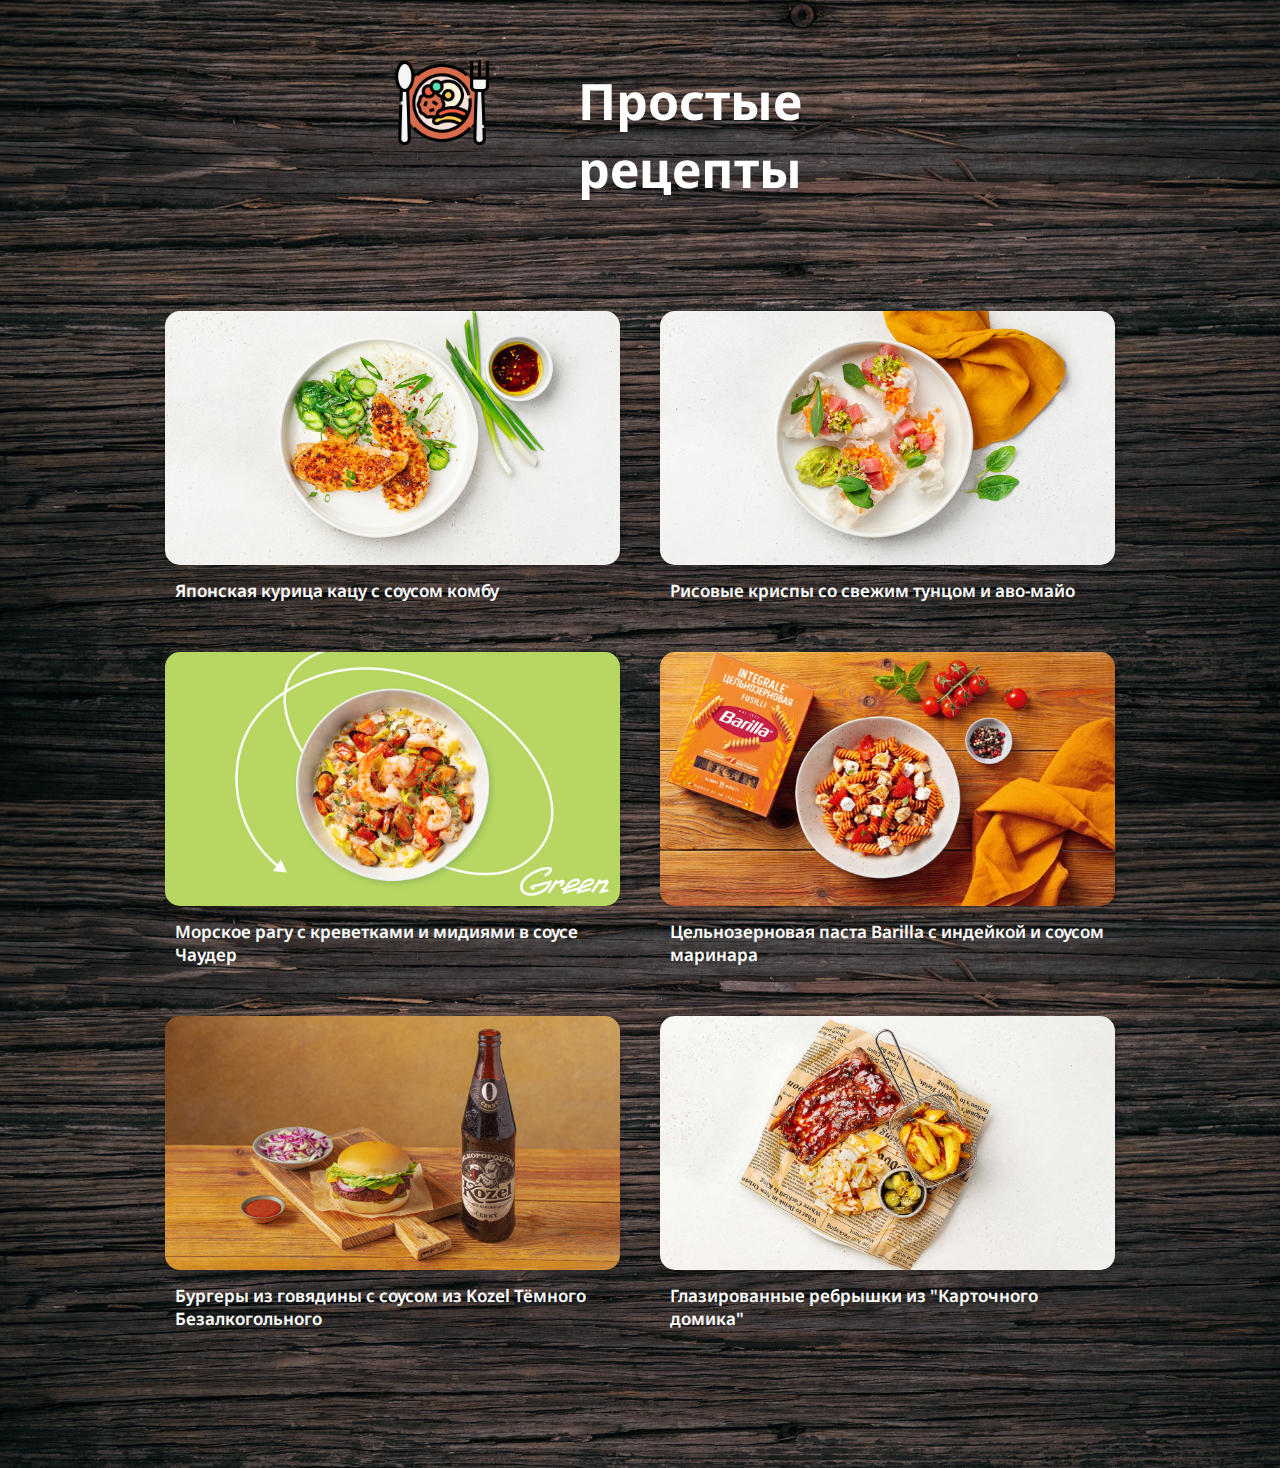
<file: index.html>
<!DOCTYPE html>

<html lang="en">
<head>
<meta charset="utf-8"/>
<meta content="width=device-width, initial-scale=1.0" name="viewport"/>
<meta content="Сайт с простыми и вкусными рецептами" name="discription"/>
<meta name="yandex-verification" content="8f06b608b5258c87" />
<link href="style.css" rel="stylesheet"/>
<title>Простые рецепты – Главная</title>
<meta content="Находите простые и вкусные рецепты для любого случая." name="description"/></head>
<body>
<div class="f_title">
<div class="f_title-cont">
<a href="main.html"><img alt="" src="img/ico.png"/></a>
<h1>Простые рецепты</h1>
</div>
</div>
<div class="main">
<div class="main-cont">
<div class="card">
<a href="page1.html">
<img alt="Японская Курица" src="img/japanChikenKomby.jpg">
</img></a>
<div class="card-title">Японская курица кацу с соусом комбу</div>
</div>
<div class="card">
<a href="page2.html">
<img alt="Тунец" src="img/krispTynec.jpg"/>
</a>
<div class="card-title">Рисовые криспы со свежим тунцом и аво-майо</div>
</div>
<div class="card">
<a href="page3.html">
<img alt="Рагу с креветками" src="img/ragyKrevetki.jpg"/>
</a>
<div class="card-title">Морское рагу с креветками и мидиями в соусе Чаудер</div>
</div>
<div class="card">
<a href="page4.html">
<img alt="Паста Барилла" src="img/pastaBarilla.jpg"/>
</a>
<div class="card-title">Цельнозерновая паста Barilla с индейкой и соусом маринара</div>
</div>
<div class="card">
<a href="page5.html">
<img alt="Бургер с пивом" src="img/burgerKozel.jpg"/>
</a>
<div class="card-title">Бургеры из говядины с соусом из Kozel Тёмного Безалкогольного</div>
</div>
<div class="card">
<a href="page6.html">
<img alt="Ребрышки" src="img/glazRebra.jpg"/>
</a>
<div class="card-title">Глазированные ребрышки из "Карточного домика"</div>
</div>
</div>
</div>
</body>
</html>
</file>
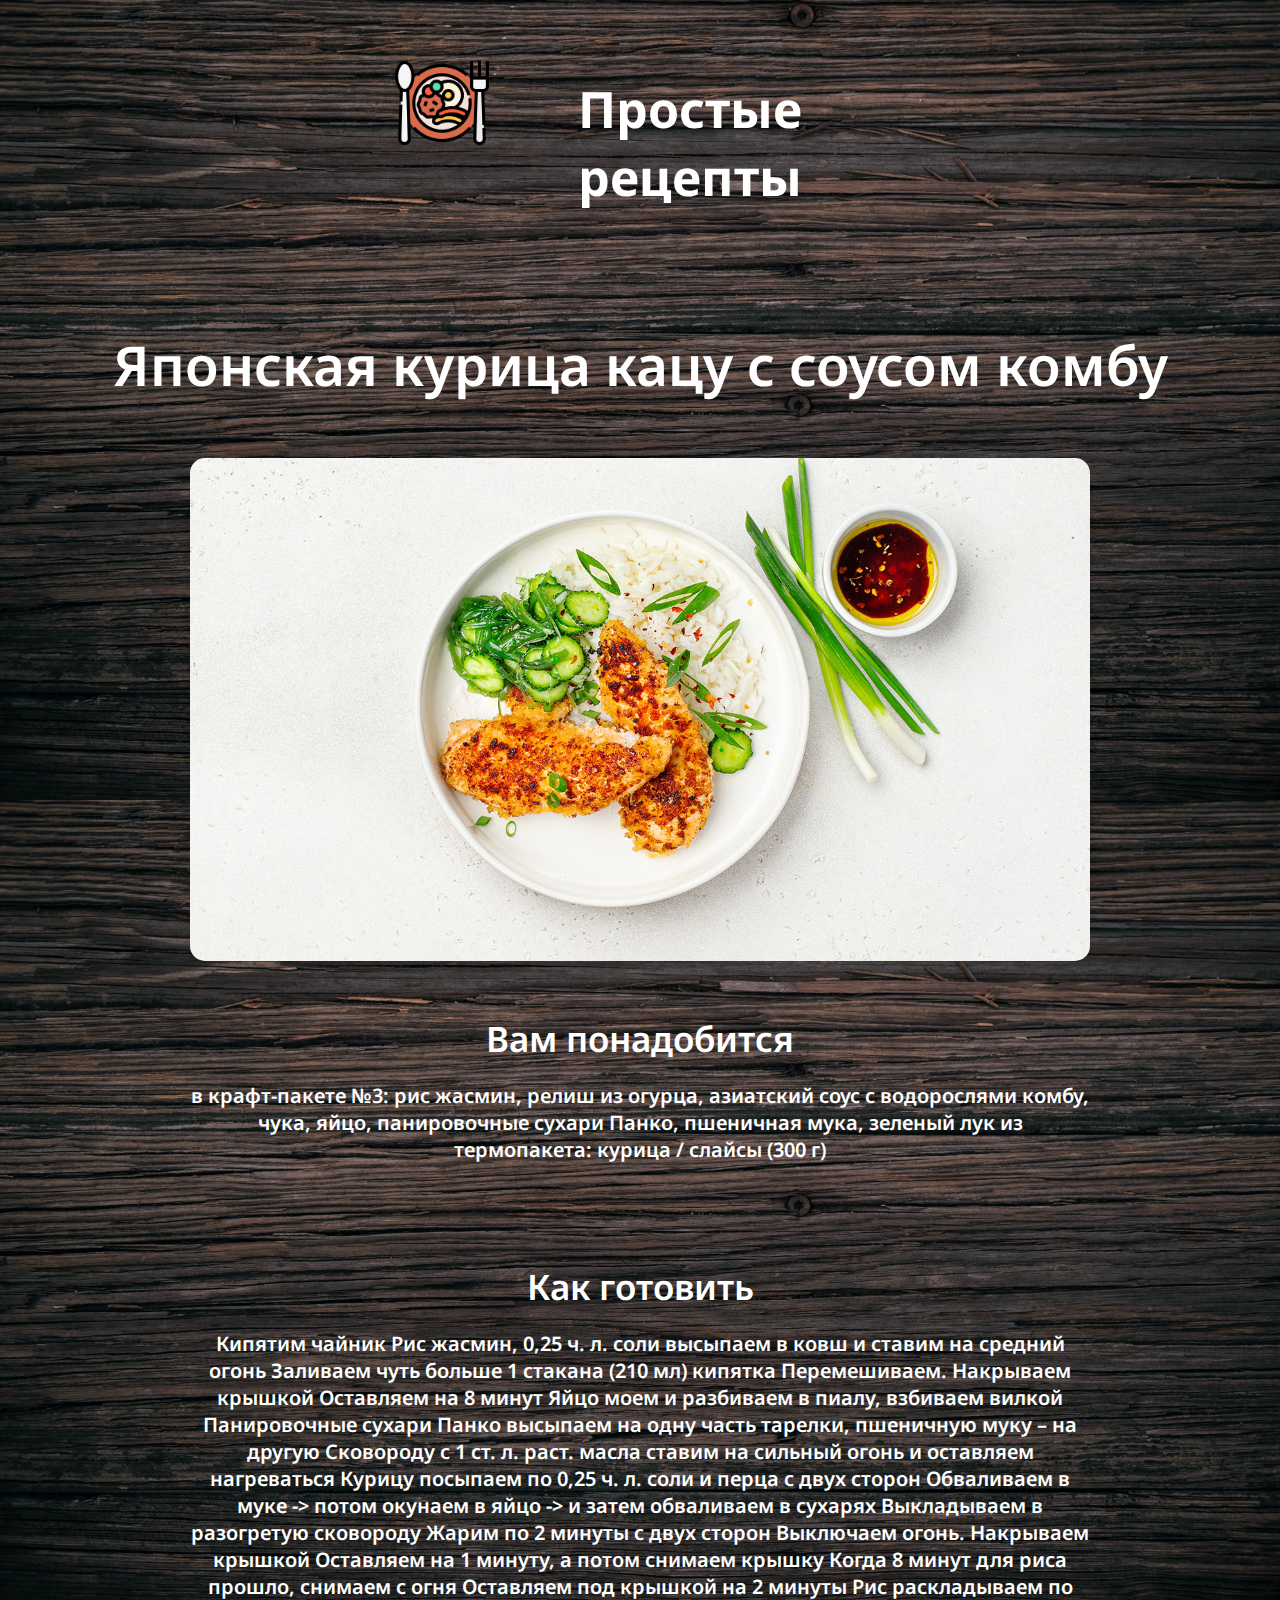
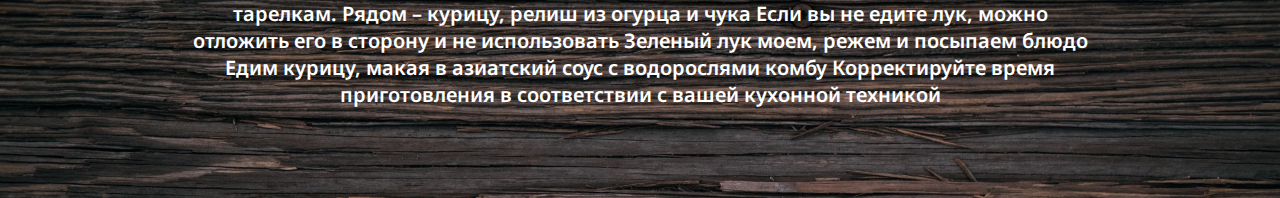
<file: page1.html>
<!DOCTYPE html>

<html lang="en">
<head>
<meta charset="utf-8"/>
<meta content="width=device-width, initial-scale=1.0" name="viewport"/>
<link href="style1.css" rel="stylesheet"/>
<title>Рецепты завтраков – Идеи для утра</title>
<meta content="Вкусные идеи для завтрака: быстрые и полезные рецепты." name="description"/></head>
<body>
<div class="f_title">
<div class="f_title-cont">
<a href="index.html"><img alt="" src="img/ico.png"/></a>
<h2>Простые рецепты</h2>
</div>
</div>
<div class="main-cont">
<div class="cont-title">Японская курица кацу с соусом комбу</div>
<p>
<img alt="Японская Курица" src="img/japanChikenKomby.jpg"/></p>
<div class="main-text">
<div class="text-title">Вам понадобится</div>
<div class="text-info">в крафт-пакете №3: рис жасмин, релиш из огурца, азиатский соус с водорослями комбу, чука, яйцо, панировочные сухари Панко, пшеничная мука, зеленый лук


                из термопакета: курица / слайсы (300 г)</div>
<div class="text-title">Как готовить</div>
<div class="text-info">Кипятим чайник


                Рис жасмин, 0,25 ч. л. соли высыпаем в ковш и ставим на средний огонь  
                
                
                Заливаем чуть больше 1 стакана (210 мл) кипятка
                
                
                Перемешиваем. Накрываем крышкой
                
                
                Оставляем на  8 минут
                
                
                
                Яйцо моем и разбиваем в пиалу, взбиваем вилкой
                
                
                Панировочные сухари Панко высыпаем на одну часть тарелки,
                
                
                пшеничную муку – на другую
                
                
                
                Сковороду с 1 ст. л. раст. масла ставим на сильный огонь    и оставляем нагреваться
                
                
                Курицу посыпаем по 0,25 ч. л. соли и перца с двух сторон
                
                
                Обваливаем в муке -&gt; потом окунаем в яйцо -&gt; и затем обваливаем в сухарях
                
                
                Выкладываем в разогретую сковороду
                
                
                Жарим по  2 минуты с двух сторон
                
                
                Выключаем огонь. Накрываем крышкой
                
                
                Оставляем на  1 минуту, а потом снимаем крышку
                
                
                
                Когда  8 минут для риса прошло, снимаем с огня
                
                
                Оставляем под крышкой на  2 минуты
                
                
                
                Рис раскладываем по тарелкам. Рядом – курицу, релиш из огурца и чука
                
                
                Если вы не едите лук, можно отложить его в сторону и не использовать
                
                
                Зеленый лук моем, режем и посыпаем блюдо
                
                
                Едим курицу, макая в азиатский соус с водорослями комбу
                
                
                Корректируйте время приготовления в соответствии с вашей кухонной техникой</div>
</div>
</div>
</body>
</html>
</file>
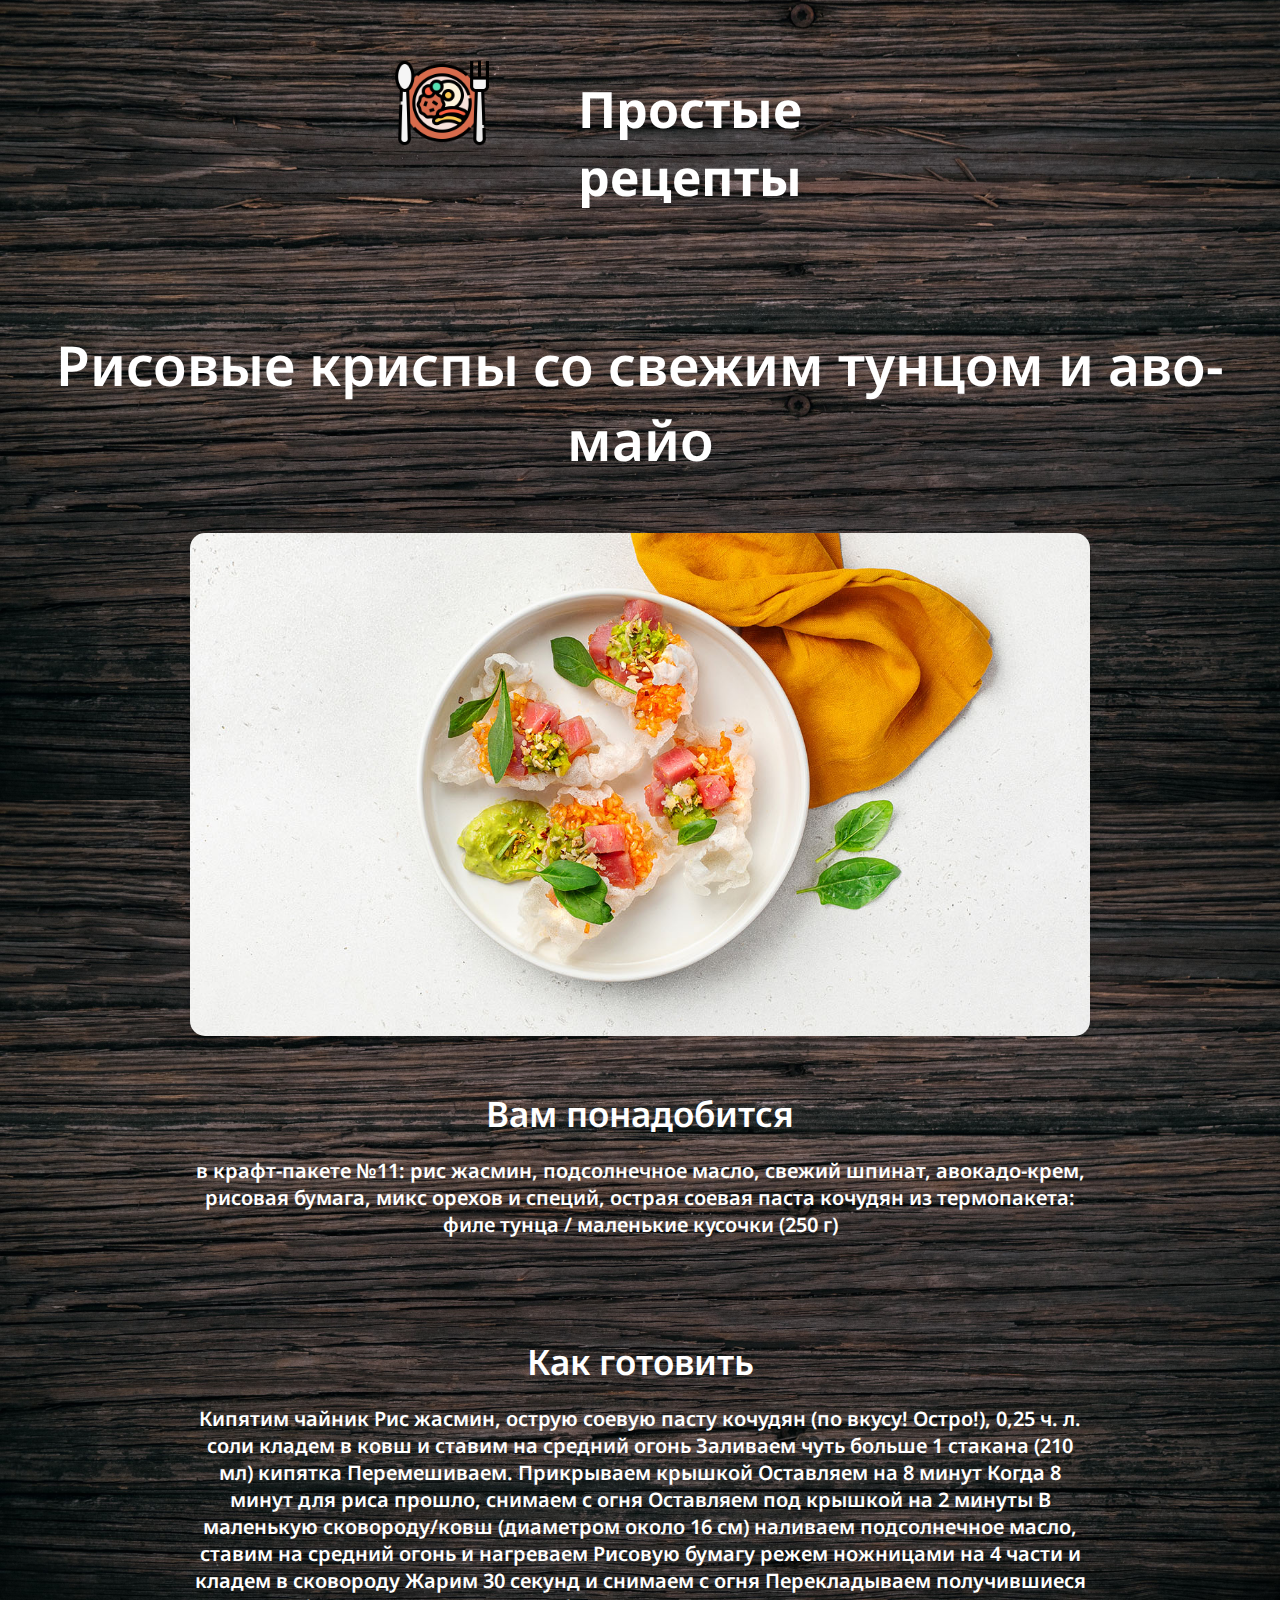
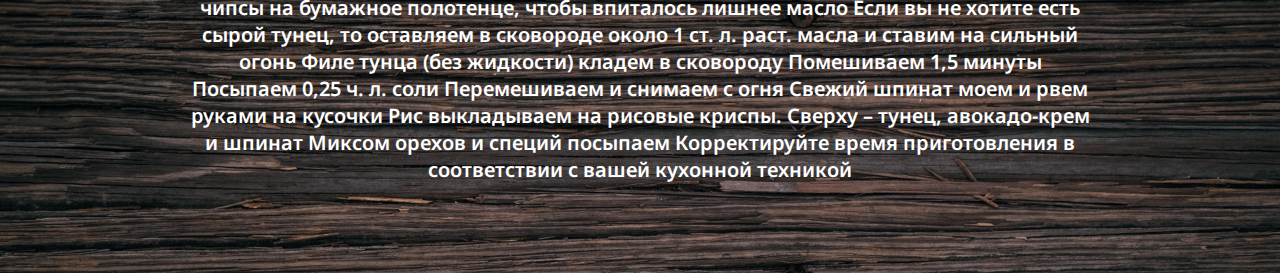
<file: page2.html>
<!DOCTYPE html>

<html lang="en">
<head>
<meta charset="utf-8"/>
<meta content="width=device-width, initial-scale=1.0" name="viewport"/>
<link href="style1.css" rel="stylesheet"/>
<title>Блюда на обед – Простые и вкусные</title>
<meta content="Лучшие рецепты обедов: готовьте быстро и с удовольствием." name="description"/></head>
<body>
<div class="f_title">
<div class="f_title-cont">
<a href="index.html"><img alt="" src="img/ico.png"/></a>
<h2>Простые рецепты</h2>
</div>
</div>
<div class="main-cont">
<div class="cont-title">Рисовые криспы со свежим тунцом и аво-майо</div>
<p>
<img alt="Тунец" src="img/krispTynec.jpg"/></p>
<div class="main-text">
<div class="text-title">Вам понадобится</div>
<div class="text-info">в крафт-пакете №11: рис жасмин, подсолнечное масло, свежий шпинат, авокадо-крем,


                рисовая бумага, микс орехов и специй, острая соевая паста кочудян
                
                
                из термопакета: филе тунца / маленькие кусочки (250 г)
                
                </div>
<div class="text-title">Как готовить</div>
<div class="text-info">Кипятим чайник


                Рис жасмин, острую соевую пасту кочудян (по вкусу! Остро!), 0,25 ч. л. соли кладем в ковш
                
                
                и ставим на средний огонь  
                
                
                Заливаем чуть больше 1 стакана (210 мл) кипятка
                
                
                Перемешиваем. Прикрываем крышкой
                
                
                Оставляем на  8 минут
                
                
                
                Когда  8 минут для риса прошло, снимаем с огня
                
                
                Оставляем под крышкой на  2 минуты
                
                
                
                В маленькую сковороду/ковш (диаметром около 16 см) наливаем подсолнечное масло,
                
                
                ставим на средний огонь   и нагреваем
                
                
                Рисовую бумагу режем ножницами на 4 части и кладем в сковороду
                
                
                Жарим  30 секунд и снимаем с огня
                
                
                Перекладываем получившиеся чипсы на бумажное полотенце, чтобы впиталось лишнее масло
                
                
                
                Если вы не хотите есть сырой тунец, то оставляем в сковороде около 1 ст. л. раст. масла
                
                
                и ставим на сильный огонь   
                
                
                Филе тунца (без жидкости) кладем в сковороду
                
                
                Помешиваем  1,5 минуты
                
                
                Посыпаем 0,25 ч. л. соли
                
                
                Перемешиваем и снимаем с огня
                
                
                
                Свежий шпинат моем и рвем руками на кусочки
                
                
                Рис выкладываем на рисовые криспы. Сверху – тунец, авокадо-крем и шпинат
                
                
                Миксом орехов и специй посыпаем
                
                
                Корректируйте время приготовления в соответствии с вашей кухонной техникой
                
                </div>
</div>
</div></body>
</html>
</file>
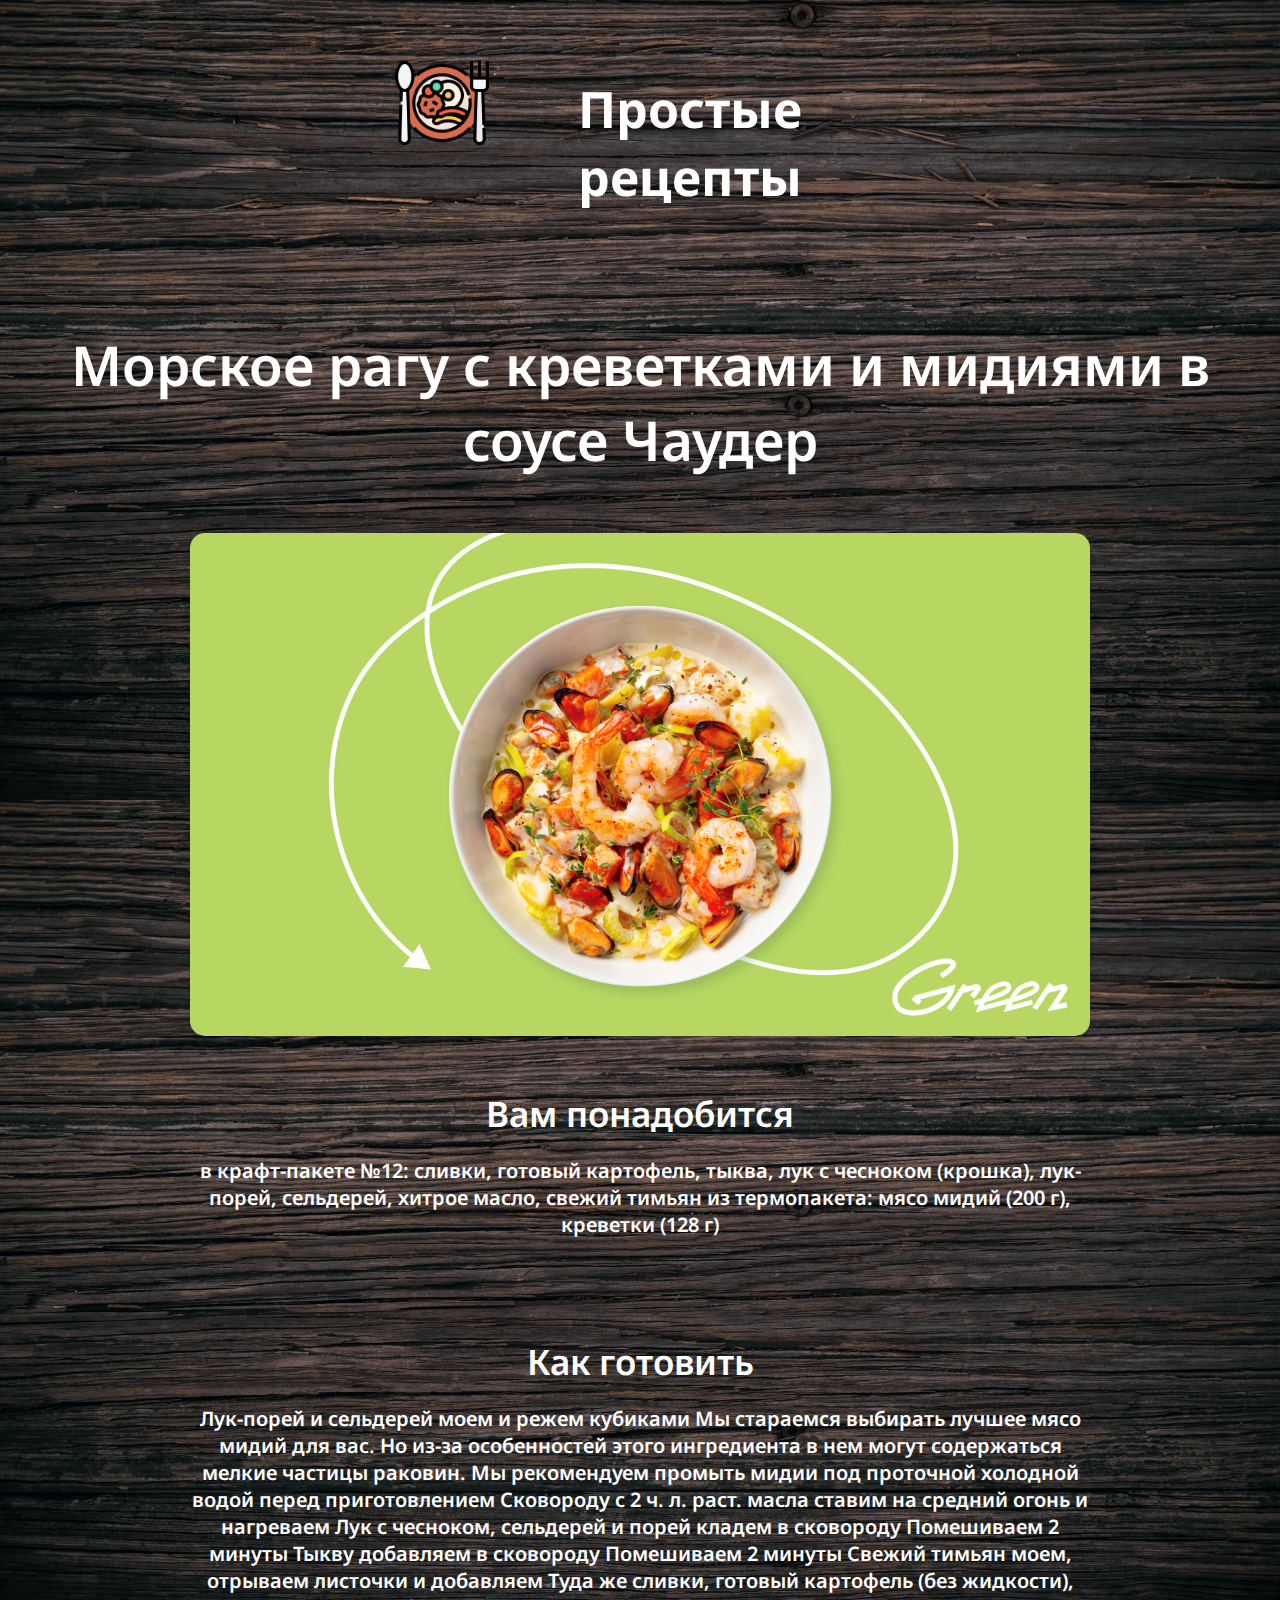
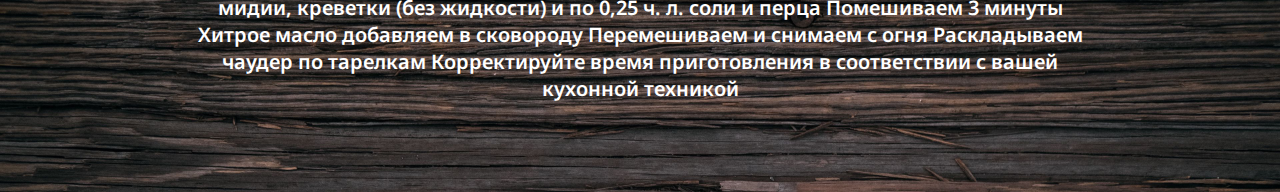
<file: page3.html>
<!DOCTYPE html>

<html lang="en">
<head>
<meta charset="utf-8"/>
<meta content="width=device-width, initial-scale=1.0" name="viewport"/>
<link href="style1.css" rel="stylesheet"/>
<title>Ужины для всей семьи – Рецепты</title>
<meta content="Идеи для семейного ужина: простые и проверенные рецепты." name="description"/></head>
<body>
<div class="f_title">
<div class="f_title-cont">
<a href="index.html"><img alt="" src="img/ico.png"/></a>
<h2>Простые рецепты</h2>
</div>
</div>
<div class="main-cont">
<div class="cont-title">Морское рагу с креветками и мидиями в соусе Чаудер</div>
<p>
<img alt="Рагу с креветками" src="img/ragyKrevetki.jpg"/></p>
<div class="main-text">
<div class="text-title">Вам понадобится</div>
<div class="text-info">в крафт-пакете №12: сливки, готовый картофель, тыква, лук с чесноком (крошка), лук-порей, сельдерей, хитрое масло, свежий тимьян


                из термопакета: мясо мидий (200 г), креветки (128 г)
                
                </div>
<div class="text-title">Как готовить</div>
<div class="text-info">Лук-порей и сельдерей моем и режем кубиками



                Мы стараемся выбирать лучшее мясо мидий для вас. Но из-за особенностей этого ингредиента в нем могут содержаться мелкие частицы раковин. Мы рекомендуем промыть мидии под проточной холодной водой перед приготовлением
                
                
                
                Сковороду с 2 ч. л. раст. масла ставим на средний огонь   и нагреваем
                
                
                Лук с чесноком, сельдерей и порей кладем в сковороду
                
                
                Помешиваем  2 минуты
                
                
                
                Тыкву добавляем в сковороду
                
                
                Помешиваем  2 минуты
                
                
                
                Свежий тимьян моем, отрываем листочки и добавляем
                
                
                Туда же сливки, готовый картофель (без жидкости), мидии, креветки (без жидкости)
                
                
                и по 0,25 ч. л. соли и перца
                
                
                Помешиваем  3 минуты
                
                
                
                Хитрое масло добавляем в сковороду
                
                
                Перемешиваем и снимаем с огня
                
                
                
                Раскладываем чаудер по тарелкам
                
                
                Корректируйте время приготовления в соответствии с вашей кухонной техникой</div>
</div>
</div></body>
</html>
</file>
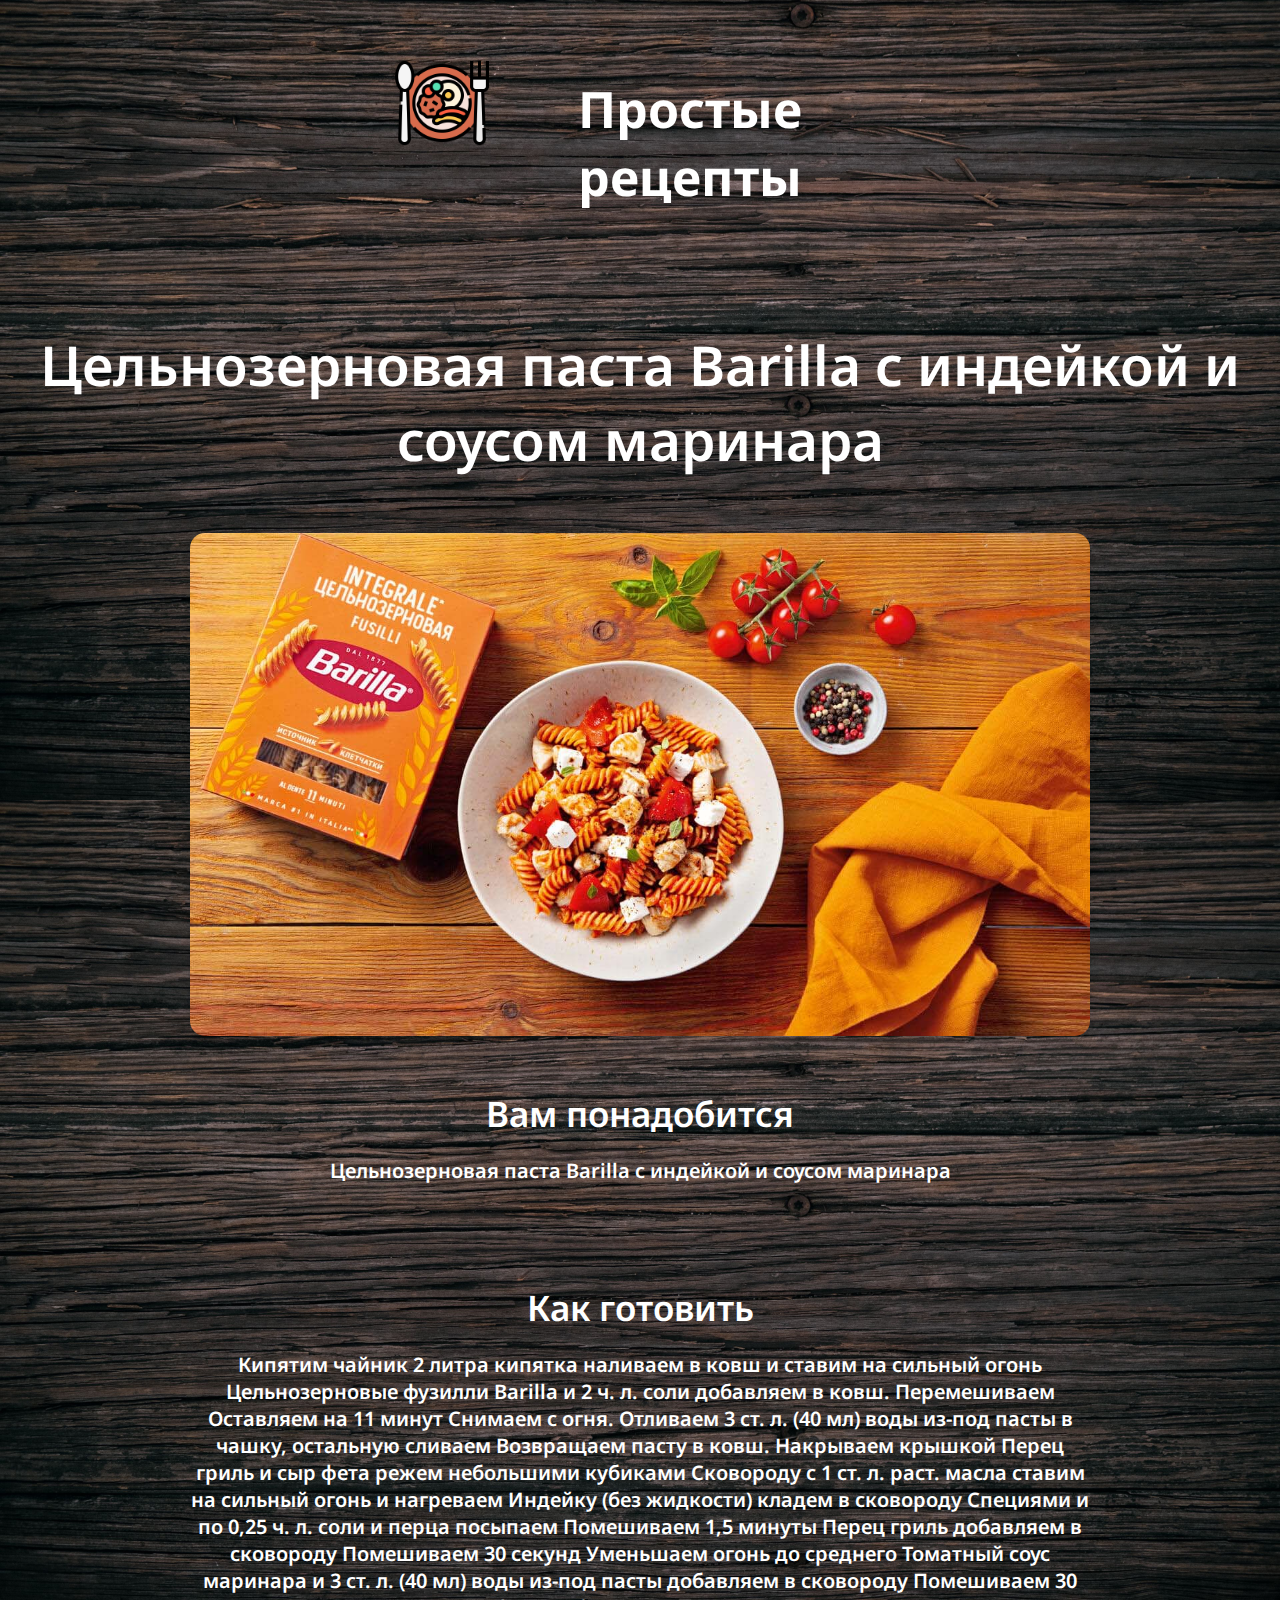
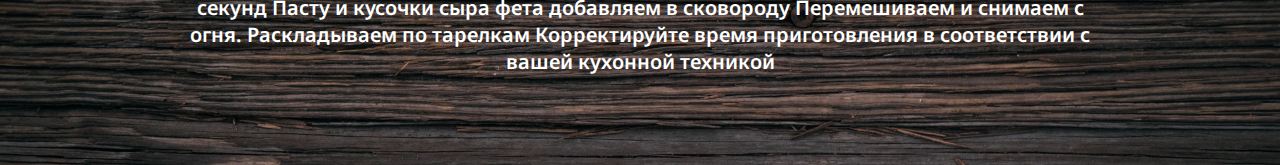
<file: page4.html>
<!DOCTYPE html>

<html lang="en">
<head>
<meta charset="utf-8"/>
<meta content="width=device-width, initial-scale=1.0" name="viewport"/>
<link href="style1.css" rel="stylesheet"/>
<title>Десерты и выпечка – Сладкие рецепты</title>
<meta content="Десерты и выпечка – легкие и вкусные рецепты для сладкоежек." name="description"/></head>
<body>
<div class="f_title">
<div class="f_title-cont">
<a href="index.html"><img alt="" src="img/ico.png"/></a>
<h2>Простые рецепты</h2>
</div>
</div>
<div class="main-cont">
<div class="cont-title">Цельнозерновая паста Barilla с индейкой и соусом маринара</div>
<p>
<img alt="Паста Барилла" src="img/pastaBarilla.jpg"/></p>
<div class="main-text">
<div class="text-title">Вам понадобится</div>
<div class="text-info">Цельнозерновая паста Barilla с индейкой и соусом маринара</div>
<div class="text-title">Как готовить</div>
<div class="text-info">Кипятим чайник


                2 литра кипятка наливаем в ковш и ставим на сильный огонь   
                
                
                Цельнозерновые фузилли Barilla и 2 ч. л. соли добавляем в ковш. Перемешиваем
                
                
                Оставляем на  11 минут
                
                
                
                Снимаем с огня. Отливаем 3 ст. л. (40 мл) воды из-под пасты в чашку, остальную сливаем
                
                
                Возвращаем пасту в ковш. Накрываем крышкой
                
                
                
                Перец гриль и сыр фета режем небольшими кубиками
                
                
                
                Сковороду с 1 ст. л. раст. масла ставим на сильный огонь    и нагреваем
                
                
                Индейку (без жидкости) кладем в сковороду
                
                
                Специями и по 0,25 ч. л. соли и перца посыпаем
                
                
                Помешиваем  1,5 минуты
                
                
                
                Перец гриль добавляем в сковороду
                
                
                Помешиваем  30 секунд
                
                
                
                Уменьшаем огонь до среднего  
                
                
                Томатный соус маринара и 3 ст. л. (40 мл) воды из-под пасты добавляем в сковороду
                
                
                Помешиваем  30 секунд
                
                
                
                Пасту и кусочки сыра фета добавляем в сковороду
                
                
                Перемешиваем и снимаем с огня. Раскладываем по тарелкам
                
                
                Корректируйте время приготовления в соответствии с вашей кухонной техникой
                
                </div>
</div>
</div></body>
</html>
</file>
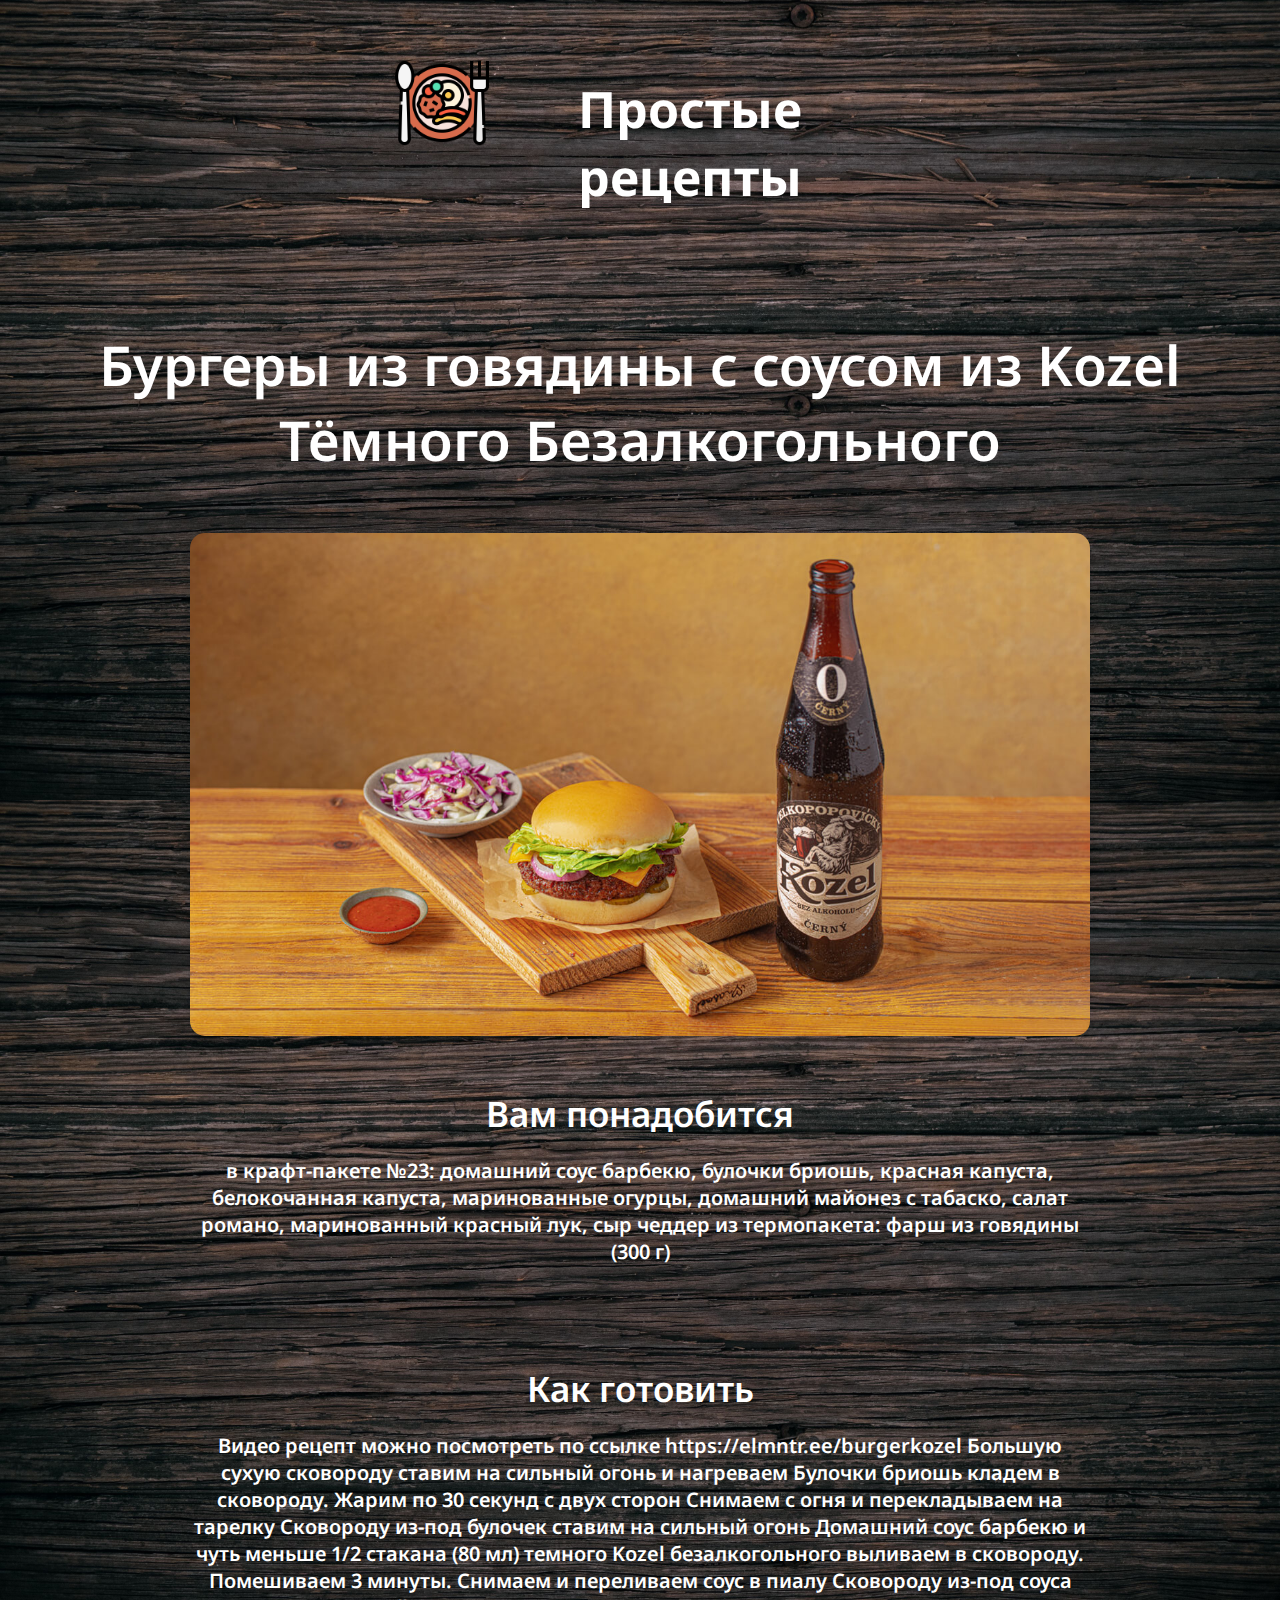
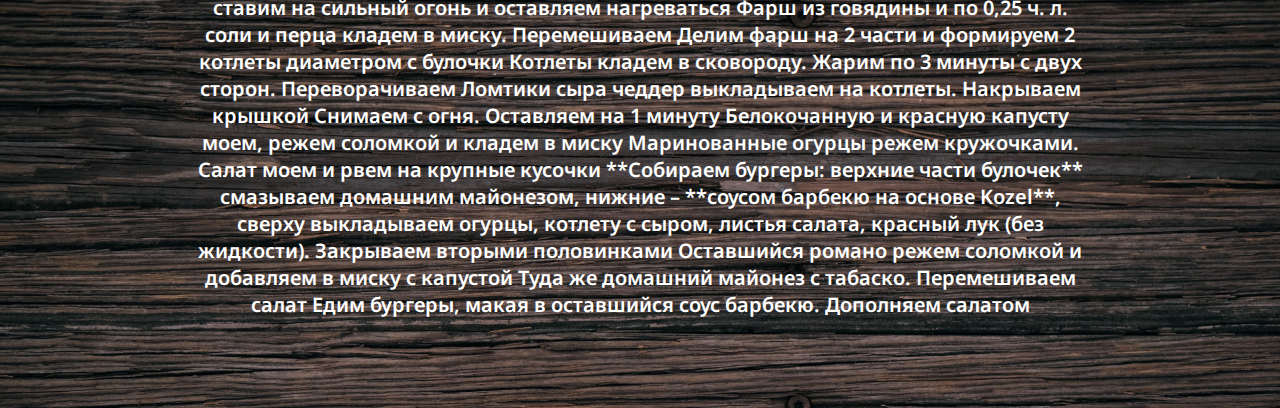
<file: page5.html>
<!DOCTYPE html>

<html lang="en">
<head>
<meta charset="utf-8"/>
<meta content="width=device-width, initial-scale=1.0" name="viewport"/>
<link href="style1.css" rel="stylesheet"/>
<title>Полезные перекусы – Легкие рецепты</title>
<meta content="Полезные перекусы – быстрые рецепты для легких закусок." name="description"/></head>
<body>
<div class="f_title">
<div class="f_title-cont">
<a href="index.html"><img alt="" src="img/ico.png"/></a>
<h2>Простые рецепты</h2>
</div>
</div>
<div class="main-cont">
<div class="cont-title">Бургеры из говядины с соусом из Kozel Тёмного Безалкогольного</div>
<p>
<img alt="Бургер с пивом" src="img/burgerKozel.jpg"/></p>
<div class="main-text">
<div class="text-title">Вам понадобится</div>
<div class="text-info">в крафт-пакете №23: домашний соус барбекю, булочки бриошь, красная капуста, белокочанная капуста, маринованные огурцы, домашний майонез с табаско, салат романо, маринованный красный лук, сыр чеддер


                из термопакета: фарш из говядины (300 г)</div>
<div class="text-title">Как готовить</div>
<div class="text-info">Видео рецепт можно посмотреть по ссылке https://elmntr.ee/burgerkozel



                Большую сухую сковороду ставим на сильный огонь    и нагреваем
                
                
                Булочки бриошь кладем в сковороду. Жарим по  30 секунд с двух сторон
                
                
                Снимаем с огня и перекладываем на тарелку
                
                
                
                Сковороду из-под булочек ставим на сильный огонь   
                
                
                Домашний соус барбекю и чуть меньше 1/2 стакана (80 мл) темного Kozel безалкогольного выливаем в сковороду. Помешиваем  3 минуты. Снимаем и переливаем соус в пиалу
                
                
                
                Сковороду из-под соуса ставим на сильный огонь    и оставляем нагреваться
                
                
                Фарш из говядины и по 0,25 ч. л. соли и перца кладем в миску. Перемешиваем
                
                
                Делим фарш на 2 части и формируем 2 котлеты диаметром с булочки
                
                
                Котлеты кладем в сковороду. Жарим по  3 минуты с двух сторон. Переворачиваем
                
                
                Ломтики сыра чеддер выкладываем на котлеты. Накрываем крышкой
                
                
                Снимаем с огня. Оставляем на  1 минуту
                
                
                
                Белокочанную и красную капусту моем, режем соломкой и кладем в миску
                
                
                Маринованные огурцы режем кружочками. Салат моем и рвем на крупные кусочки
                
                
                
                **Собираем бургеры: верхние части булочек** смазываем домашним майонезом,
                нижние – **соусом барбекю на основе Kozel**,
                
                
                сверху выкладываем огурцы, котлету с сыром, листья салата, красный лук (без жидкости). Закрываем вторыми половинками
                
                
                Оставшийся романо режем соломкой и добавляем в миску с капустой
                
                
                Туда же домашний майонез с табаско. Перемешиваем салат
                
                
                Едим бургеры, макая в оставшийся соус барбекю. Дополняем салатом
                
                </div>
</div>
</div>
</body>
</html>
</file>
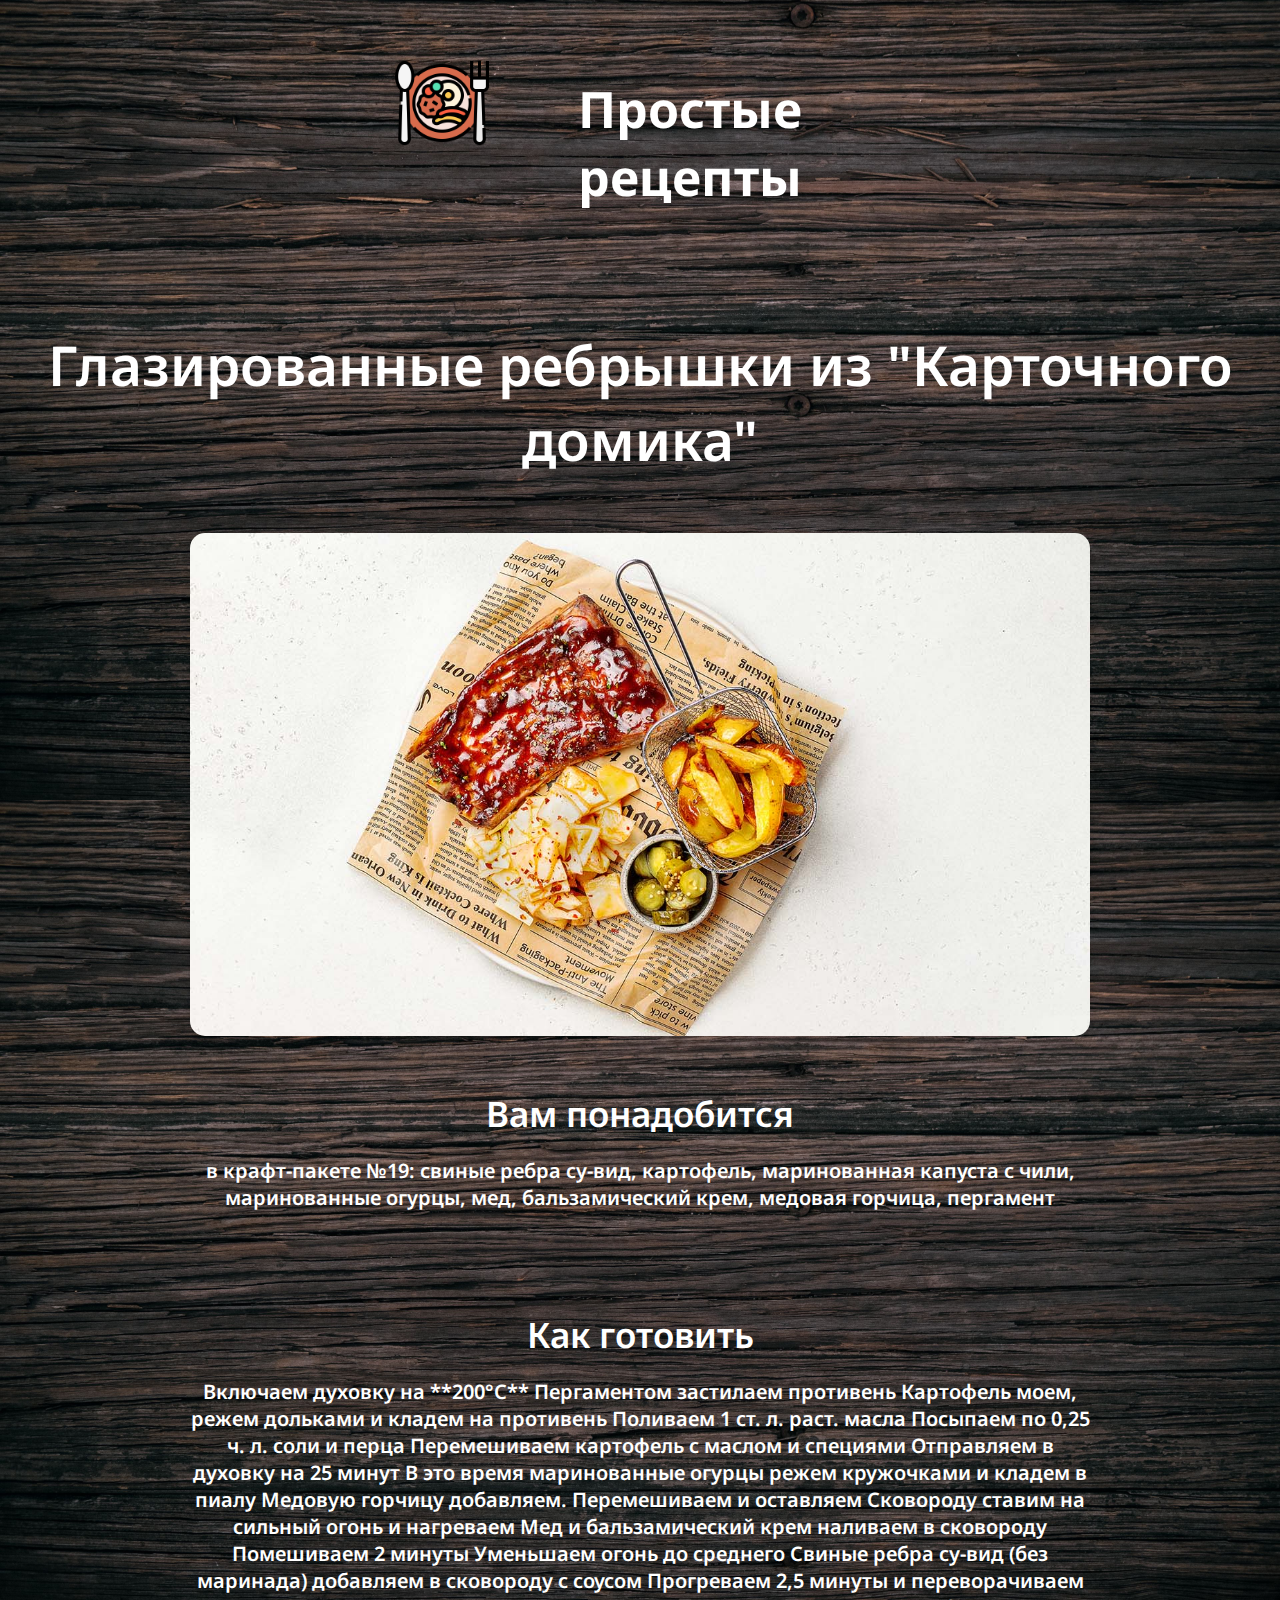
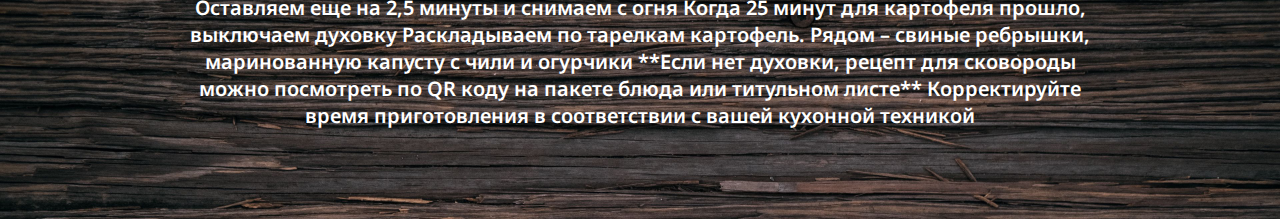
<file: page6.html>
<!DOCTYPE html>

<html lang="en">
<head>
<meta charset="utf-8"/>
<meta content="width=device-width, initial-scale=1.0" name="viewport"/>
<link href="style1.css" rel="stylesheet"/>
<title>Простые рецепты – Лучшие блюда</title>
<meta content="Простые рецепты на каждый день – готовьте с удовольствием." name="description"/></head>
<body>
<div class="f_title">
<div class="f_title-cont">
<a href="index.html"><img alt="" src="img/ico.png"/></a>
<h2>Простые рецепты</h2>
</div>
</div>
<div class="main-cont">
<div class="cont-title">Глазированные ребрышки из "Карточного домика"</div>
<p>
<img alt="Ребрышки" src="img/glazRebra.jpg"/></p>
<div class="main-text">
<div class="text-title">Вам понадобится</div>
<div class="text-info">в крафт-пакете №19: свиные ребра су-вид, картофель, маринованная капуста с чили, маринованные огурцы, мед, бальзамический крем, медовая горчица, пергамент

            </div>
<div class="text-title">Как готовить</div>
<div class="text-info">Включаем духовку на **200°С**



                Пергаментом застилаем противень
                
                
                Картофель моем, режем дольками и кладем на противень
                
                
                Поливаем 1 ст. л. раст. масла
                
                
                Посыпаем по 0,25 ч. л. соли и перца
                
                
                Перемешиваем картофель с маслом и специями
                
                
                
                Отправляем в духовку на  25 минут
                
                
                
                В это время маринованные огурцы режем кружочками и кладем в пиалу
                
                
                Медовую горчицу добавляем. Перемешиваем и оставляем
                
                
                
                Сковороду ставим на сильный огонь    и нагреваем
                
                
                Мед и бальзамический крем наливаем в сковороду
                
                
                Помешиваем  2 минуты
                
                
                Уменьшаем огонь до среднего  
                
                
                Свиные ребра су-вид (без маринада) добавляем в сковороду с соусом
                
                
                Прогреваем  2,5 минуты и переворачиваем
                
                
                Оставляем еще на  2,5 минуты и снимаем с огня
                
                
                
                Когда  25 минут для картофеля прошло, выключаем духовку
                
                
                Раскладываем по тарелкам картофель. Рядом – свиные ребрышки,
                
                
                маринованную капусту с чили и огурчики
                
                
                
                **Если нет духовки, рецепт для сковороды  можно посмотреть по QR коду на пакете блюда
                или титульном листе**
                
                
                Корректируйте время приготовления в соответствии с вашей кухонной техникой
                
                </div>
</div>
</div></body>
</html>
</file>
<file: style.css>
@import url('https://fonts.googleapis.com/css2?family=Noto+Sans:ital,wght@0,100..900;1,100..900&display=swap');

body{
    background-image: url("img/derevo_doska_tekstura_159786_3840x2400.jpg");
    background-size: 100%;
    color: white;
}

h1{
  font-family: "Noto Sans";
  font-size: 50px;
}

.f_title{
    text-align: center;
    padding-top: 20px;
}

.f_title-cont{
    text-align: center;
    display: inline-block;
    width: 40%;
    padding: 5px 5px 5px 60px;
    box-sizing: border-box;
}

.f_title img{
    margin-left: -55px;
    margin-top: 20px;
    float: left;
    width: 100px;
}


.main{
    padding: 50px 0 100px 0;
    display: block;
    width: 90%;
    margin: 0px auto 0px auto;
}

.main-cont{
    display: flex;
    align-items: flex-start;
    flex-wrap: wrap;
    justify-content: center;
    height: 100%;
}

.card{
    padding: 20px;
    width: 40%;
}

.card img{
    width: 100%;
    border-radius: 15px;
    background-color: Snow;
    box-shadow: 0 4px 8px rgba(0, 0, 0, 0.2);
}
.card img:hover{
    width: 100%;
    border-radius: 15px;
    background-color: Snow;
    box-shadow: 0 8px 14px rgba(255, 255, 255, 0.5);
}

.card-title{
    padding: 10px;
    font-size: 17px;
    font-family: "Noto Sans";
    font-weight: 600;
}
</file>
<file: style1.css>
@import url('https://fonts.googleapis.com/css2?family=Noto+Sans:ital,wght@0,100..900;1,100..900&display=swap');

body{
    background-image: url("img/derevo_doska_tekstura_159786_3840x2400.jpg");
    background-size: 100%;
    color: white;
}

h2{
  font-family: "Noto Sans";
  font-size: 50px;
}

.f_title{
    text-align: center;
    padding-top: 20px;
}

.f_title-cont{
    text-align: center;
    display: inline-block;
    width: 40%;
    padding: 5px 5px 5px 60px;
    box-sizing: border-box;
}

.f_title img{
    margin-left: -55px;
    margin-top: 20px;
    float: left;
    width: 100px;
}


.main-cont{
    text-align: center;
    margin-top: 60px;
}

.main-cont img{
    margin-top: 30px;
    width: 900px;
    border-radius: 15px;
    background-color: Snow;
    box-shadow: 0 4px 8px rgba(0, 0, 0, 0.2);
}

.cont-title{
    padding: 10px;
    font-size: 55px;
    font-family: "Noto Sans";
    font-weight: 600;
}

.text-title{
    padding: 10px;
    font-size: 35px;
    font-family: "Noto Sans";
    font-weight: 600;
    margin-top: 40px;
}

.text-info{
    padding: 10px;
    font-size: 20px;
    font-family: "Noto Sans";
    font-weight: 600;
    max-width: 900px;
    margin: auto;
    margin-bottom: 80px;
}
</file>
